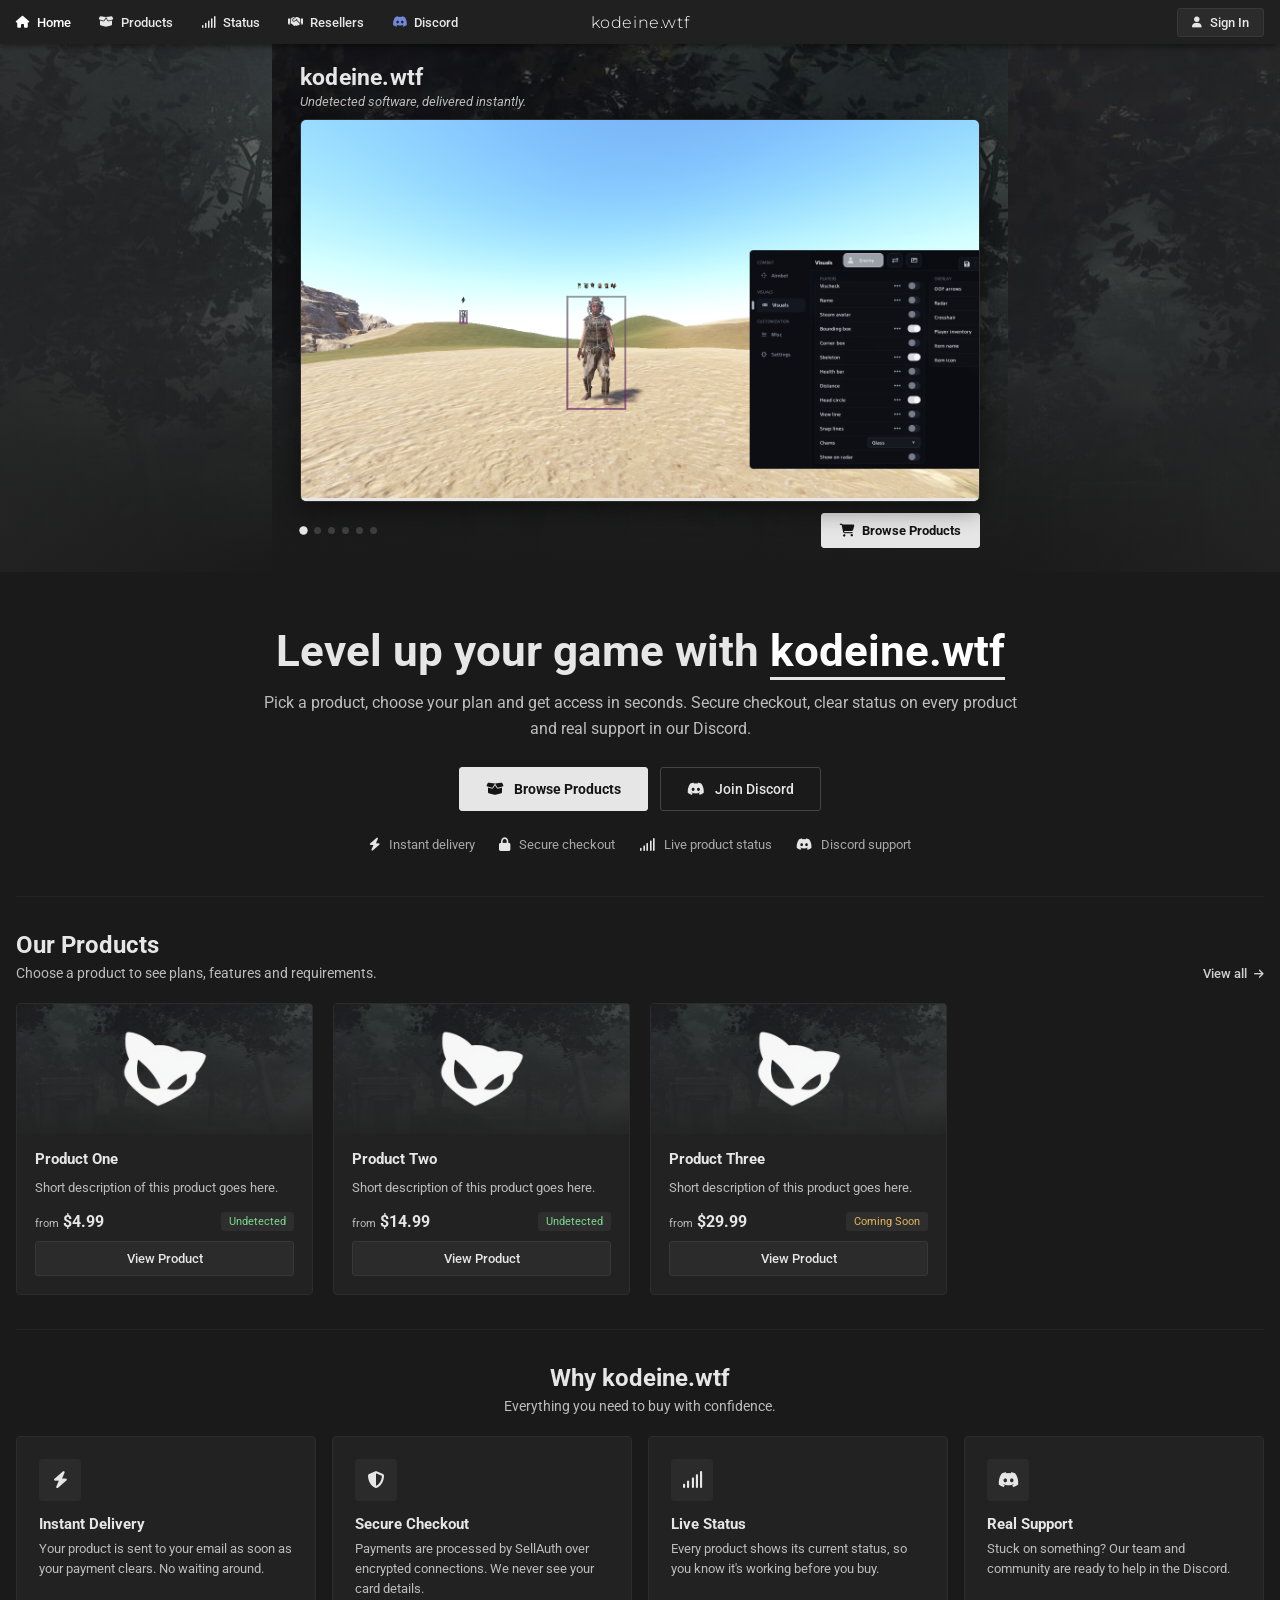
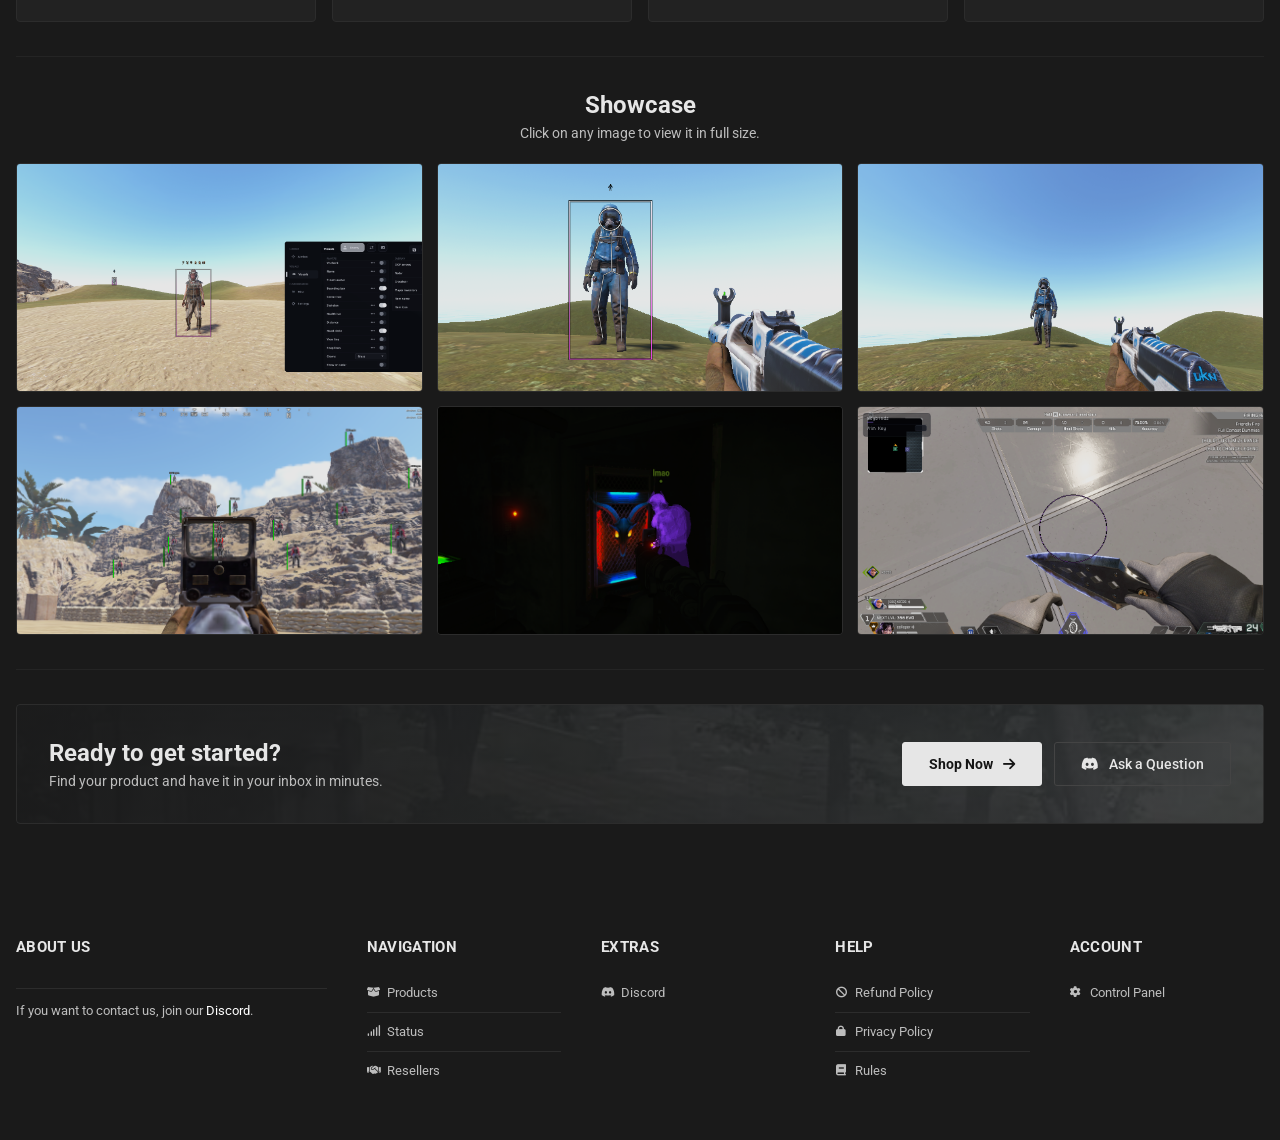
<file: index.html>
<!DOCTYPE html>
<html lang="en">
<head>
<meta charset="UTF-8">
<meta name="viewport" content="width=device-width, initial-scale=1">
<title>kodeine.wtf</title>
<link rel="icon" href="logo.png">
<link rel="preconnect" href="https://fonts.googleapis.com">
<link href="https://fonts.googleapis.com/css2?family=Montserrat:wght@300&family=Roboto:wght@400;500;700&display=swap" rel="stylesheet">
<link rel="stylesheet" href="https://cdnjs.cloudflare.com/ajax/libs/font-awesome/6.5.2/css/all.min.css">
<link rel="stylesheet" href="style.css?v=1791300000">
</head>
<body>

<nav class="nav">
  <div class="nav-inner">
    <ul class="nav-links">
      <li><a href="index.html" class="active"><i class="fa-solid fa-house"></i><span>Home</span></a></li>
      <li><a href="products.html"><i class="fa-solid fa-box-open"></i><span>Products</span></a></li>
      <li><a href="status.html"><i class="fa-solid fa-signal"></i><span>Status</span></a></li>
      <li><a href="resellers.html"><i class="fa-solid fa-handshake"></i><span>Resellers</span></a></li>
      <li><a class="discord" href="https://discord.gg/scrYgMHvKe" target="_blank" rel="noopener"><i class="fa-brands fa-discord"></i><span>Discord</span></a></li>
    </ul>
    <a class="nav-brand" href="index.html">kodeine.wtf</a>
    <div class="nav-right">
      <button class="signin" type="button" data-auth="login">
        <i class="fa-solid fa-user"></i><span>Sign In</span>
      </button>
    </div>
  </div>
</nav>

<header class="hero">
  <div class="hero-panels">
    <div class="hero-panel"></div>
    <div class="hero-panel"></div>
    <div class="hero-panel"></div>
  </div>
  <div class="hs" id="hero-slider" hidden>
    <div class="hs-head">
      <h2 class="hs-title"></h2>
      <p class="hs-tagline"></p>
    </div>
    <div class="hs-stage">
      <div class="hs-progress"><span></span></div>
    </div>
    <div class="hs-bar">
      <div class="hs-dots" role="tablist" aria-label="Product screenshots"></div>
      <a class="btn btn-buy hs-buy" href="#"><i class="fa-solid fa-cart-shopping"></i> Purchase</a>
    </div>
  </div>
  <img class="hero-logo" src="logo.png" alt="kodeine.wtf" id="hero-logo">
</header>

<main class="home">

  <section class="intro">
    <h1>Level up your game with <span>kodeine.wtf</span></h1>
    <p>Pick a product, choose your plan and get access in seconds. Secure checkout, clear status on every product and real support in our Discord.</p>
    <div class="cta-row">
      <a class="btn btn-buy cta" href="products.html"><i class="fa-solid fa-box-open"></i> Browse Products</a>
      <a class="btn cta cta-ghost" href="https://discord.gg/scrYgMHvKe" target="_blank" rel="noopener"><i class="fa-brands fa-discord"></i> Join Discord</a>
    </div>
    <ul class="trust">
      <li><i class="fa-solid fa-bolt"></i> Instant delivery</li>
      <li><i class="fa-solid fa-lock"></i> Secure checkout</li>
      <li><i class="fa-solid fa-signal"></i> Live product status</li>
      <li><i class="fa-brands fa-discord"></i> Discord support</li>
    </ul>
  </section>

  <section class="section">
    <div class="section-head">
      <div>
        <h2>Our Products</h2>
        <p>Choose a product to see plans, features and requirements.</p>
      </div>
      <a class="see-all" href="products.html">View all <i class="fa-solid fa-arrow-right"></i></a>
    </div>
    <div class="products" id="featured"></div>
  </section>

  <section class="section">
    <div class="section-head center">
      <div>
        <h2>Why kodeine.wtf</h2>
        <p>Everything you need to buy with confidence.</p>
      </div>
    </div>
    <div class="perks">
      <div class="perk">
        <div class="perk-icon"><i class="fa-solid fa-bolt"></i></div>
        <h3>Instant Delivery</h3>
        <p>Your product is sent to your email as soon as your payment clears. No waiting around.</p>
      </div>
      <div class="perk">
        <div class="perk-icon"><i class="fa-solid fa-shield-halved"></i></div>
        <h3>Secure Checkout</h3>
        <p>Payments are processed by SellAuth over encrypted connections. We never see your card details.</p>
      </div>
      <div class="perk">
        <div class="perk-icon"><i class="fa-solid fa-signal"></i></div>
        <h3>Live Status</h3>
        <p>Every product shows its current status, so you know it's working before you buy.</p>
      </div>
      <div class="perk">
        <div class="perk-icon"><i class="fa-brands fa-discord"></i></div>
        <h3>Real Support</h3>
        <p>Stuck on something? Our team and community are ready to help in the Discord.</p>
      </div>
    </div>
  </section>

  <section class="section">
    <div class="section-head center">
      <div>
        <h2>Showcase</h2>
        <p>Click on any image to view it in full size.</p>
      </div>
    </div>
    <div class="showcase" id="showcase"></div>
  </section>

  <section class="section">
    <div class="final-cta">
      <div>
        <h2>Ready to get started?</h2>
        <p>Find your product and have it in your inbox in minutes.</p>
      </div>
      <div class="cta-row">
        <a class="btn btn-buy cta" href="products.html">Shop Now <i class="fa-solid fa-arrow-right"></i></a>
        <a class="btn cta cta-ghost" href="https://discord.gg/scrYgMHvKe" target="_blank" rel="noopener"><i class="fa-brands fa-discord"></i> Ask a Question</a>
      </div>
    </div>
  </section>

</main>

<footer class="footer">
  <div class="footer-inner">
    <div class="about">
      <h4>About Us</h4>
      <div class="about-proof">
        <!-- Trustpilot slot: add <script src="//widget.trustpilot.com/bootstrap/v5/tp.widget.bootstrap.min.js" async></script> before </body>, then uncomment and set data-businessunit-id:
        <div class="trustpilot-widget" data-locale="en-US" data-template-id="56278e9abfbbba0bdcd568bc" data-businessunit-id="YOUR_TRUSTPILOT_ID" data-style-height="52px" data-style-width="100%"><a href="https://www.trustpilot.com/review/kodeine.wtf" target="_blank" rel="noopener">Trustpilot</a></div>
        -->
      </div>
      <p>If you want to contact us, join our <a href="https://discord.gg/scrYgMHvKe" target="_blank" rel="noopener">Discord</a>.</p>
    </div>
    <div>
      <h4>Navigation</h4>
      <ul>
        <li><a href="products.html"><i class="fa-solid fa-box-open"></i>Products</a></li>
        <li><a href="status.html"><i class="fa-solid fa-signal"></i>Status</a></li>
        <li><a href="resellers.html"><i class="fa-solid fa-handshake"></i>Resellers</a></li>
      </ul>
    </div>
    <div>
      <h4>Extras</h4>
      <ul>
        <li><a href="https://discord.gg/scrYgMHvKe" target="_blank" rel="noopener"><i class="fa-brands fa-discord"></i>Discord</a></li>
      </ul>
    </div>
    <div>
      <h4>Help</h4>
      <ul>
        <li><a href="#" data-policy="refund"><i class="fa-solid fa-ban"></i>Refund Policy</a></li>
        <li><a href="#" data-policy="privacy"><i class="fa-solid fa-lock"></i>Privacy Policy</a></li>
        <li><a href="#" data-policy="rules"><i class="fa-solid fa-book"></i>Rules</a></li>
      </ul>
    </div>
    <div>
      <h4>Account</h4>
      <ul>
        <li><a href="#" data-auth="login"><i class="fa-solid fa-gear"></i>Control Panel</a></li>
      </ul>
    </div>
  </div>
</footer>

<script src="products.js?v=1791300000"></script>
<script src="hero.js?v=1791300000"></script>
<script>
  // Show available products first.
  getProducts().then(list => {
    const featured = [...list].sort((a, b) => (a.status.type === "ok" ? 0 : 1) - (b.status.type === "ok" ? 0 : 1));
    document.getElementById("featured").innerHTML = featured.slice(0, 3).map(productCard).join("");
  });
</script>
<script src="showcase.js?v=1791300000"></script>
<script src="policies.js?v=1791300000"></script>
<script src="auth.js?v=1791300000"></script>
</body>
</html>
</file>
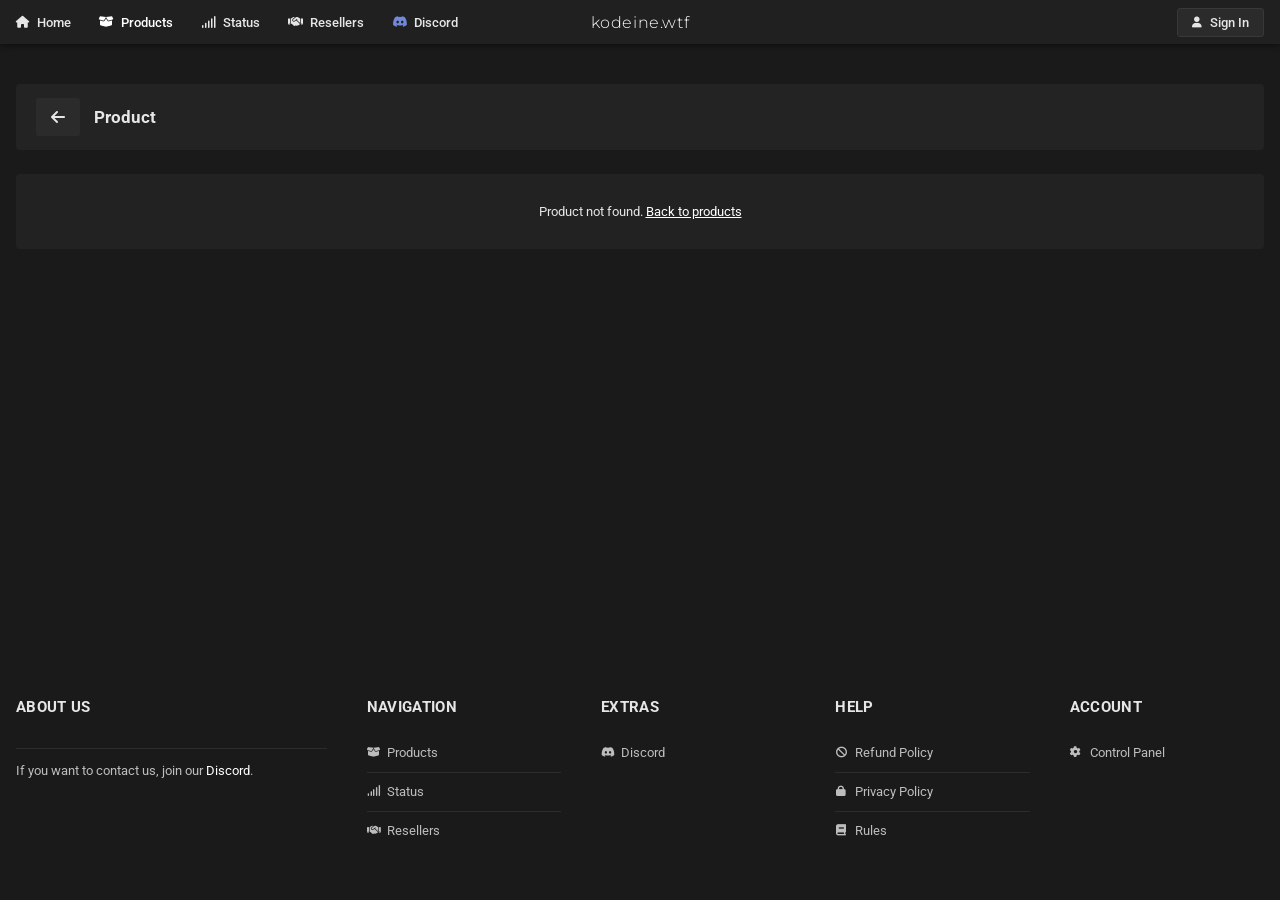
<file: product.html>
<!DOCTYPE html>
<html lang="en">
<head>
<meta charset="UTF-8">
<meta name="viewport" content="width=device-width, initial-scale=1">
<title>Products - kodeine.wtf</title>
<link rel="icon" href="logo.png">
<link rel="preconnect" href="https://fonts.googleapis.com">
<link href="https://fonts.googleapis.com/css2?family=Montserrat:wght@300&family=Roboto:wght@400;500;700&display=swap" rel="stylesheet">
<link rel="stylesheet" href="https://cdnjs.cloudflare.com/ajax/libs/font-awesome/6.5.2/css/all.min.css">
<link rel="stylesheet" href="style.css?v=1791300000">
</head>
<body>

<nav class="nav">
  <div class="nav-inner">
    <ul class="nav-links">
      <li><a href="index.html"><i class="fa-solid fa-house"></i><span>Home</span></a></li>
      <li><a href="products.html" class="active"><i class="fa-solid fa-box-open"></i><span>Products</span></a></li>
      <li><a href="status.html"><i class="fa-solid fa-signal"></i><span>Status</span></a></li>
      <li><a href="resellers.html"><i class="fa-solid fa-handshake"></i><span>Resellers</span></a></li>
      <li><a class="discord" href="https://discord.gg/scrYgMHvKe" target="_blank" rel="noopener"><i class="fa-brands fa-discord"></i><span>Discord</span></a></li>
    </ul>
    <a class="nav-brand" href="index.html">kodeine.wtf</a>
    <div class="nav-right">
      <button class="signin" type="button" data-auth="login">
        <i class="fa-solid fa-user"></i><span>Sign In</span>
      </button>
    </div>
  </div>
</nav>

<main class="page">
  <div class="page-head">
    <a class="icon" href="products.html" title="Back to products"><i class="fa-solid fa-arrow-left"></i></a>
    <h1 id="p-title">Product</h1>
  </div>
  <div id="product"></div>
</main>

<footer class="footer">
  <div class="footer-inner">
    <div class="about">
      <h4>About Us</h4>
      <div class="about-proof">
        <!-- Trustpilot slot: add <script src="//widget.trustpilot.com/bootstrap/v5/tp.widget.bootstrap.min.js" async></script> before </body>, then uncomment and set data-businessunit-id:
        <div class="trustpilot-widget" data-locale="en-US" data-template-id="56278e9abfbbba0bdcd568bc" data-businessunit-id="YOUR_TRUSTPILOT_ID" data-style-height="52px" data-style-width="100%"><a href="https://www.trustpilot.com/review/kodeine.wtf" target="_blank" rel="noopener">Trustpilot</a></div>
        -->
      </div>
      <p>If you want to contact us, join our <a href="https://discord.gg/scrYgMHvKe" target="_blank" rel="noopener">Discord</a>.</p>
    </div>
    <div>
      <h4>Navigation</h4>
      <ul>
        <li><a href="products.html"><i class="fa-solid fa-box-open"></i>Products</a></li>
        <li><a href="status.html"><i class="fa-solid fa-signal"></i>Status</a></li>
        <li><a href="resellers.html"><i class="fa-solid fa-handshake"></i>Resellers</a></li>
      </ul>
    </div>
    <div>
      <h4>Extras</h4>
      <ul>
        <li><a href="https://discord.gg/scrYgMHvKe" target="_blank" rel="noopener"><i class="fa-brands fa-discord"></i>Discord</a></li>
      </ul>
    </div>
    <div>
      <h4>Help</h4>
      <ul>
        <li><a href="#" data-policy="refund"><i class="fa-solid fa-ban"></i>Refund Policy</a></li>
        <li><a href="#" data-policy="privacy"><i class="fa-solid fa-lock"></i>Privacy Policy</a></li>
        <li><a href="#" data-policy="rules"><i class="fa-solid fa-book"></i>Rules</a></li>
      </ul>
    </div>
    <div>
      <h4>Account</h4>
      <ul>
        <li><a href="#" data-auth="login"><i class="fa-solid fa-gear"></i>Control Panel</a></li>
      </ul>
    </div>
  </div>
</footer>

<script src="https://static.sellauth.com/embed/v3.min.js" defer></script>
<script src="products.js?v=1791300000"></script>
<script>
  const root = document.getElementById("product");
  const id = new URLSearchParams(location.search).get("id");

  getProducts().then(catalog => {
  const p = catalog.find(x => x.id === id);

  if (!p) {
    root.innerHTML = `<div class="empty">Product not found. <a href="products.html">Back to products</a></div>`;
  } else {
    document.title = p.name + " - kodeine.wtf";
    document.getElementById("p-title").textContent = p.name;
    // Drop the cover/logo (first image) and show only the screenshots.
    const shots = (p.images || []).slice(1);
    const gallery = shots.length ? shots : ["logo.png"];
    const list = arr => `<ul class="checklist">${arr.map(i => `<li><i class="fa-solid fa-check"></i>${esc(i)}</li>`).join("")}</ul>`;

    root.innerHTML = `
    <div class="pd">
      <div class="pd-gallery">
        <div class="pg-main" id="pg-main"><img src="${esc(gallery[0])}" alt="${esc(p.name)} screenshot"></div>
        <div class="pg-thumbs" id="pg-thumbs">
          ${gallery.map((src, i) => `
          <button class="pg-thumb${i === 0 ? " active" : ""}" type="button" data-i="${i}" aria-label="Show image ${i + 1}">
            <img src="${esc(src)}" alt="" loading="lazy">
          </button>`).join("")}
        </div>
      </div>
      <div class="pd-info">
        <div class="pd-top">
          <h2>${esc(p.name)}</h2>
          <span class="status ${p.status.type}">${esc(p.status.label)}</span>
        </div>
        <p class="pd-short">${esc(p.short)}</p>
        <div class="pd-price" id="pd-price"></div>
        <h4 class="pd-label">Select Variant</h4>
        <div class="variants">
          ${p.variants.map((v, i) => `
          <button class="variant" data-i="${i}">
            <span>${esc(v.name)}</span><strong>${money(v.price)}</strong>
          </button>`).join("")}
        </div>
        <div class="buy-form">
          <button class="btn btn-buy" id="buy" type="button"></button>
          <p class="buy-error" id="buy-error" role="alert"></p>
        </div>
        <p class="pd-note"><i class="fa-solid fa-lock"></i> Secure checkout by SellAuth. Your product is delivered instantly to your email after payment. Questions? Ask in our <a href="${DISCORD}" target="_blank" rel="noopener">Discord</a>.</p>
      </div>
    </div>

    <div class="tabs">
      <div class="tab-bar">
        <button class="tab active" data-tab="description">Description</button>
        <button class="tab" data-tab="features">Features</button>
        <button class="tab" data-tab="requirements">Requirements</button>
      </div>
      <div class="tab-panel active" id="tab-description"><p>${esc(p.description)}</p></div>
      <div class="tab-panel" id="tab-features">${list(p.features)}</div>
      <div class="tab-panel" id="tab-requirements">${list(p.requirements)}</div>
    </div>`;

    const available = p.status.type === "ok";
    const buyBtn = document.getElementById("buy");
    const errorEl = document.getElementById("buy-error");
    const buttons = root.querySelectorAll(".variant");
    let selected = 0;

    const select = i => {
      selected = i;
      const v = p.variants[i];
      buttons.forEach(b => b.classList.toggle("selected", +b.dataset.i === i));
      document.getElementById("pd-price").textContent = money(v.price);
      if (available) {
        buyBtn.style.display = "";
        buyBtn.textContent = `Purchase ${v.name} — ${money(v.price)}`;
        errorEl.className = "buy-error";
        errorEl.textContent = "";
      } else {
        // Not operational → no checkout, just a clear out-of-stock message.
        buyBtn.style.display = "none";
        errorEl.className = "buy-error oos";
        errorEl.textContent = "This Product Is Currently Out Of Stock";
      }
    };
    buttons.forEach(b => b.addEventListener("click", () => select(+b.dataset.i)));
    select(0);
    buyBtn.disabled = !available;

    // Checkout runs on SellAuth (email, payment and delivery all happen there), so no server is needed.
    buyBtn.addEventListener("click", () => {
      if (!available) return;
      const shopUrl = String(SELLAUTH.shopUrl || "").replace(/\/+$/, "");
      if (!SELLAUTH.shopId || !shopUrl || !p.sellauthProductId) {
        errorEl.textContent = "Checkout isn't set up for this product yet. Please ask in our Discord.";
        return;
      }
      errorEl.textContent = "";

      const item = { productId: p.sellauthProductId, quantity: 1 };
      const variantId = p.variants[selected].sellauthVariantId;
      if (variantId) item.variantId = variantId;

      if (window.sellAuth) {
        sellAuth.open({ shopId: SELLAUTH.shopId, shopUrl, cart: [item], theme: "dark" });
      } else {
        // Embed script blocked (e.g. by an ad blocker): fall back to a plain checkout link.
        const q = new URLSearchParams({ "cart[0][productId]": item.productId, "cart[0][quantity]": 1 });
        if (item.variantId) q.set("cart[0][variantId]", item.variantId);
        window.open(`${shopUrl}/checkout-link?${q}`, "_blank", "noopener");
      }
    });

    // Gallery: clicking a thumbnail swaps the large image, with a short crossfade.
    const mainEl = document.getElementById("pg-main");
    const mainImg = mainEl.querySelector("img");
    const thumbs = [...document.querySelectorAll(".pg-thumb")];
    let shown = 0;
    thumbs.forEach(t => t.addEventListener("click", () => {
      const i = +t.dataset.i;
      if (i === shown) return;
      shown = i;
      const src = gallery[i];
      thumbs.forEach(o => o.classList.toggle("active", o === t));
      mainEl.classList.add("pg-swapping");
      const swap = new Image();
      swap.onload = swap.onerror = () => {
        mainImg.src = src;
        mainEl.classList.remove("pg-swapping");
      };
      swap.src = src;
    }));

    root.querySelectorAll(".tab").forEach(t => t.addEventListener("click", () => {
      root.querySelectorAll(".tab, .tab-panel").forEach(el => el.classList.remove("active"));
      t.classList.add("active");
      document.getElementById("tab-" + t.dataset.tab).classList.add("active");
    }));
  }
  });
</script>
<script src="policies.js?v=1791300000"></script>
<script src="auth.js?v=1791300000"></script>
</body>
</html>
</file>
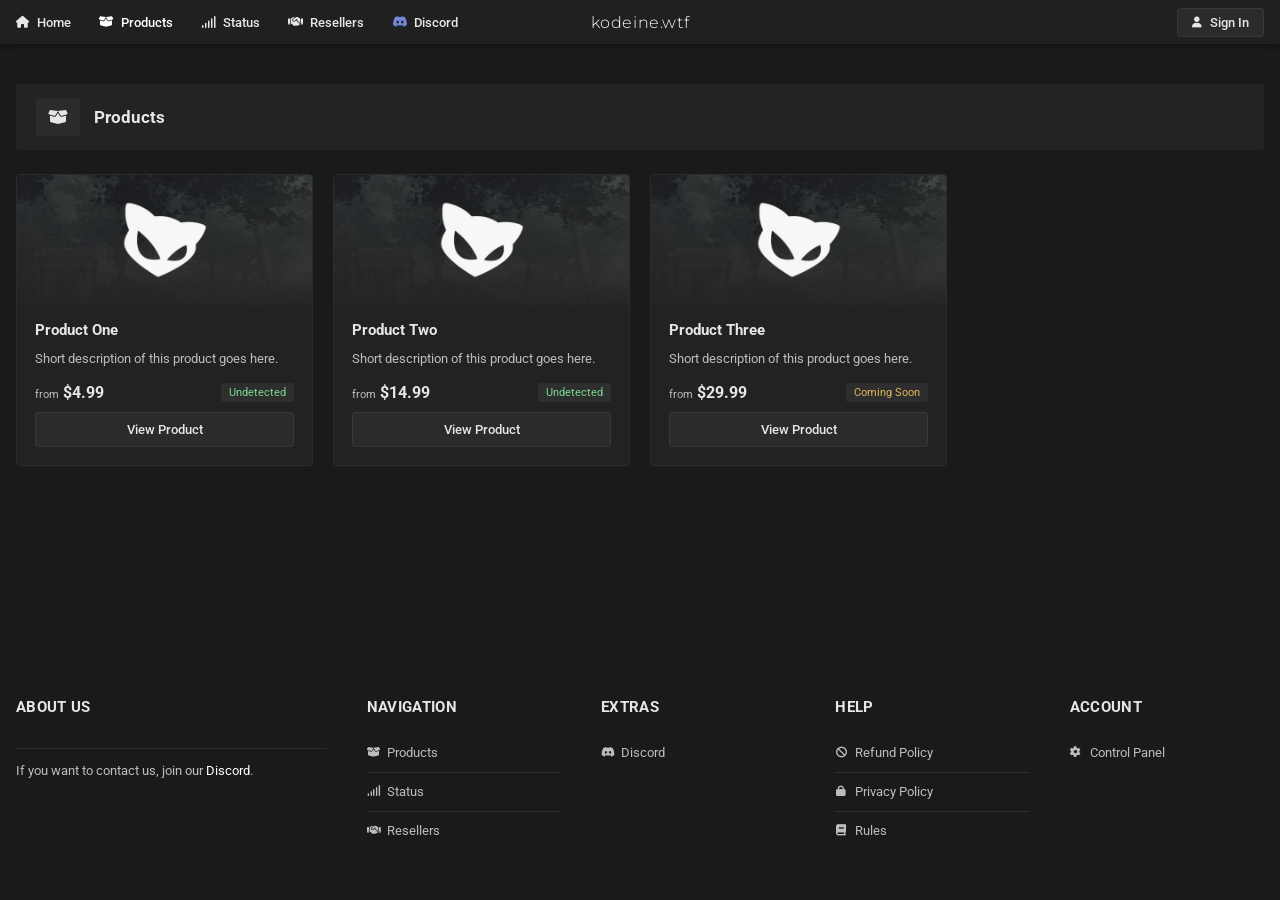
<file: products.html>
<!DOCTYPE html>
<html lang="en">
<head>
<meta charset="UTF-8">
<meta name="viewport" content="width=device-width, initial-scale=1">
<title>Products - kodeine.wtf</title>
<link rel="icon" href="logo.png">
<link rel="preconnect" href="https://fonts.googleapis.com">
<link href="https://fonts.googleapis.com/css2?family=Montserrat:wght@300&family=Roboto:wght@400;500;700&display=swap" rel="stylesheet">
<link rel="stylesheet" href="https://cdnjs.cloudflare.com/ajax/libs/font-awesome/6.5.2/css/all.min.css">
<link rel="stylesheet" href="style.css?v=1791300000">
</head>
<body>

<nav class="nav">
  <div class="nav-inner">
    <ul class="nav-links">
      <li><a href="index.html"><i class="fa-solid fa-house"></i><span>Home</span></a></li>
      <li><a href="products.html" class="active"><i class="fa-solid fa-box-open"></i><span>Products</span></a></li>
      <li><a href="status.html"><i class="fa-solid fa-signal"></i><span>Status</span></a></li>
      <li><a href="resellers.html"><i class="fa-solid fa-handshake"></i><span>Resellers</span></a></li>
      <li><a class="discord" href="https://discord.gg/scrYgMHvKe" target="_blank" rel="noopener"><i class="fa-brands fa-discord"></i><span>Discord</span></a></li>
    </ul>
    <a class="nav-brand" href="index.html">kodeine.wtf</a>
    <div class="nav-right">
      <button class="signin" type="button" data-auth="login">
        <i class="fa-solid fa-user"></i><span>Sign In</span>
      </button>
    </div>
  </div>
</nav>

<main class="page">
  <div class="page-head">
    <div class="icon"><i class="fa-solid fa-box-open"></i></div>
    <h1>Products</h1>
  </div>
  <div class="products" id="products"></div>
</main>

<footer class="footer">
  <div class="footer-inner">
    <div class="about">
      <h4>About Us</h4>
      <div class="about-proof">
        <!-- Trustpilot slot: add <script src="//widget.trustpilot.com/bootstrap/v5/tp.widget.bootstrap.min.js" async></script> before </body>, then uncomment and set data-businessunit-id:
        <div class="trustpilot-widget" data-locale="en-US" data-template-id="56278e9abfbbba0bdcd568bc" data-businessunit-id="YOUR_TRUSTPILOT_ID" data-style-height="52px" data-style-width="100%"><a href="https://www.trustpilot.com/review/kodeine.wtf" target="_blank" rel="noopener">Trustpilot</a></div>
        -->
      </div>
      <p>If you want to contact us, join our <a href="https://discord.gg/scrYgMHvKe" target="_blank" rel="noopener">Discord</a>.</p>
    </div>
    <div>
      <h4>Navigation</h4>
      <ul>
        <li><a href="products.html"><i class="fa-solid fa-box-open"></i>Products</a></li>
        <li><a href="status.html"><i class="fa-solid fa-signal"></i>Status</a></li>
        <li><a href="resellers.html"><i class="fa-solid fa-handshake"></i>Resellers</a></li>
      </ul>
    </div>
    <div>
      <h4>Extras</h4>
      <ul>
        <li><a href="https://discord.gg/scrYgMHvKe" target="_blank" rel="noopener"><i class="fa-brands fa-discord"></i>Discord</a></li>
      </ul>
    </div>
    <div>
      <h4>Help</h4>
      <ul>
        <li><a href="#" data-policy="refund"><i class="fa-solid fa-ban"></i>Refund Policy</a></li>
        <li><a href="#" data-policy="privacy"><i class="fa-solid fa-lock"></i>Privacy Policy</a></li>
        <li><a href="#" data-policy="rules"><i class="fa-solid fa-book"></i>Rules</a></li>
      </ul>
    </div>
    <div>
      <h4>Account</h4>
      <ul>
        <li><a href="#" data-auth="login"><i class="fa-solid fa-gear"></i>Control Panel</a></li>
      </ul>
    </div>
  </div>
</footer>

<script src="products.js?v=1791300000"></script>
<script>
  getProducts().then(list => {
    document.getElementById("products").innerHTML = list.length
      ? list.map(productCard).join("")
      : `<p class="empty">No products available right now.</p>`;
  });
</script>
<script src="policies.js?v=1791300000"></script>
<script src="auth.js?v=1791300000"></script>
</body>
</html>
</file>
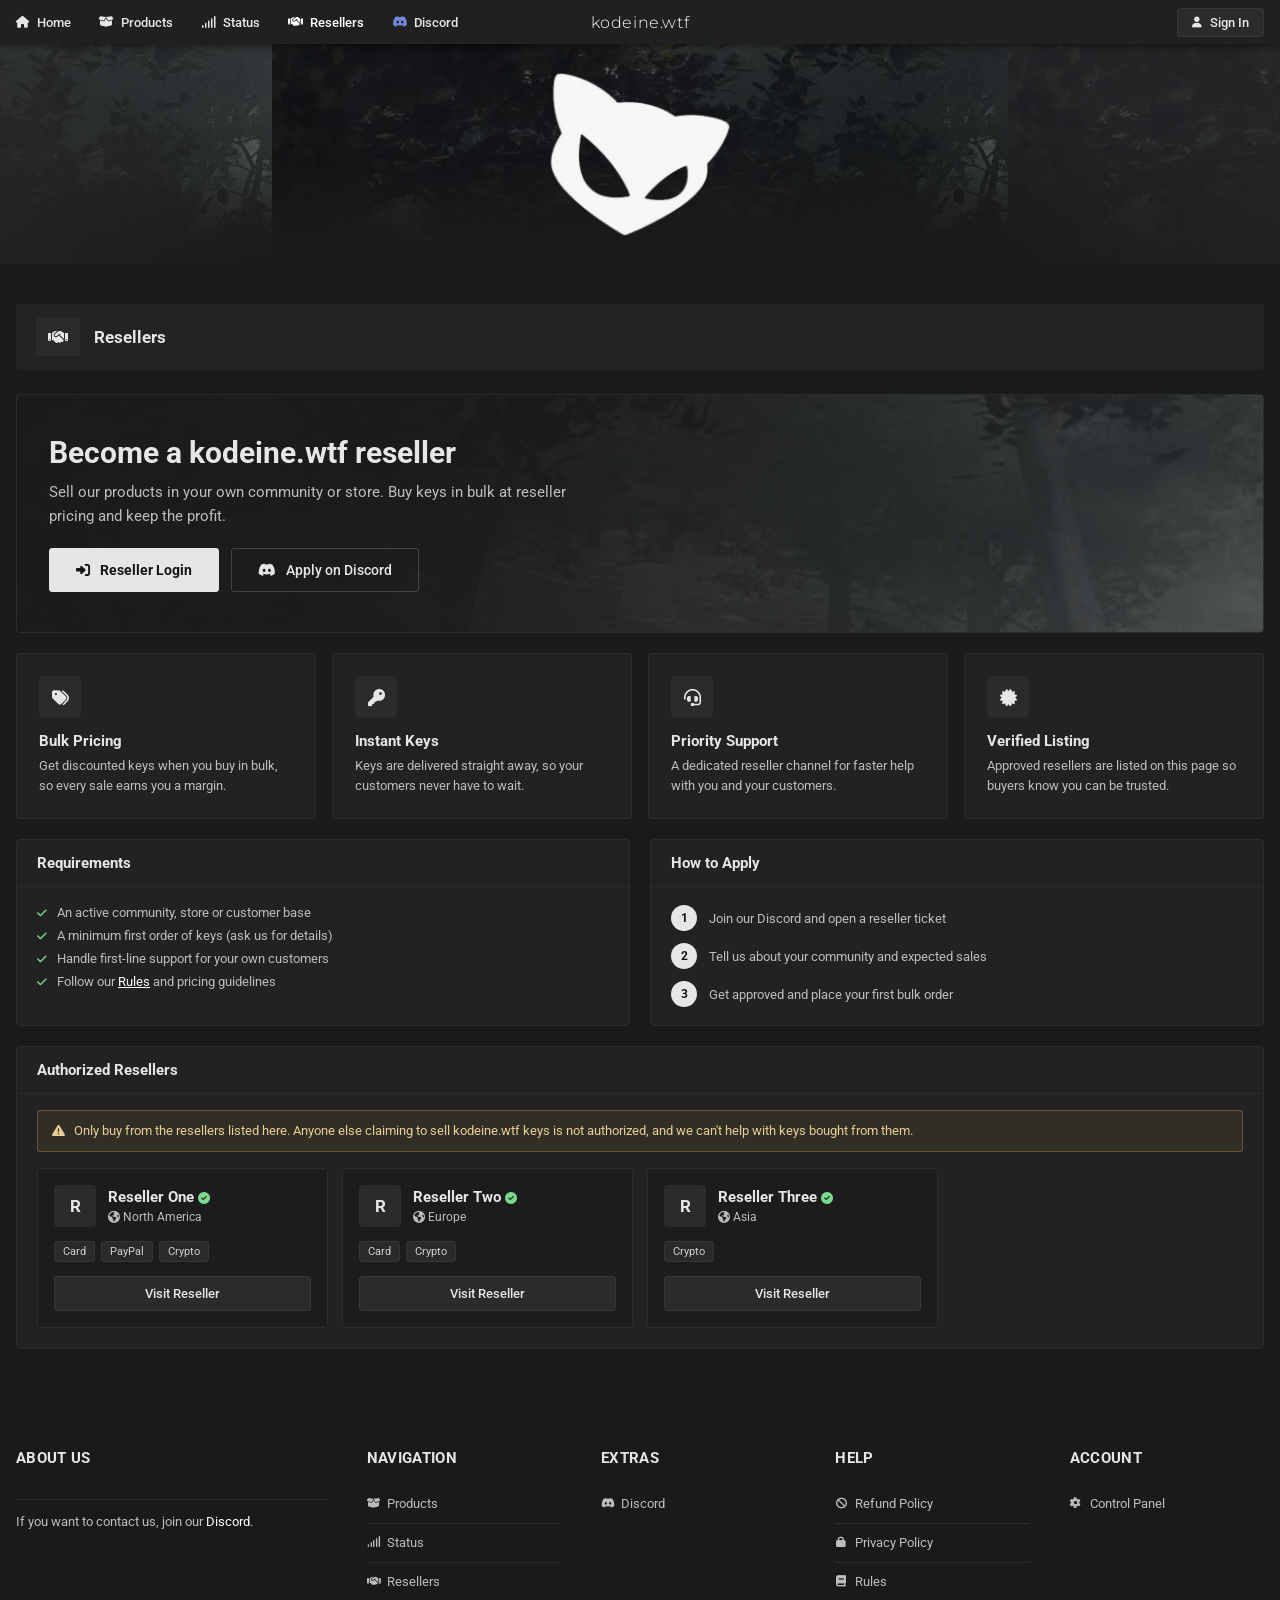
<file: resellers.html>
<!DOCTYPE html>
<html lang="en">
<head>
<meta charset="UTF-8">
<meta name="viewport" content="width=device-width, initial-scale=1">
<title>Resellers - kodeine.wtf</title>
<link rel="icon" href="logo.png">
<link rel="preconnect" href="https://fonts.googleapis.com">
<link href="https://fonts.googleapis.com/css2?family=Montserrat:wght@300&family=Roboto:wght@400;500;700&display=swap" rel="stylesheet">
<link rel="stylesheet" href="https://cdnjs.cloudflare.com/ajax/libs/font-awesome/6.5.2/css/all.min.css">
<link rel="stylesheet" href="style.css?v=1791300000">
</head>
<body>

<nav class="nav">
  <div class="nav-inner">
    <ul class="nav-links">
      <li><a href="index.html"><i class="fa-solid fa-house"></i><span>Home</span></a></li>
      <li><a href="products.html"><i class="fa-solid fa-box-open"></i><span>Products</span></a></li>
      <li><a href="status.html"><i class="fa-solid fa-signal"></i><span>Status</span></a></li>
      <li><a href="resellers.html" class="active"><i class="fa-solid fa-handshake"></i><span>Resellers</span></a></li>
      <li><a class="discord" href="https://discord.gg/scrYgMHvKe" target="_blank" rel="noopener"><i class="fa-brands fa-discord"></i><span>Discord</span></a></li>
    </ul>
    <a class="nav-brand" href="index.html">kodeine.wtf</a>
    <div class="nav-right">
      <button class="signin" type="button" data-auth="login">
        <i class="fa-solid fa-user"></i><span>Sign In</span>
      </button>
    </div>
  </div>
</nav>

<header class="hero">
  <div class="hero-panels">
    <div class="hero-panel"></div>
    <div class="hero-panel"></div>
    <div class="hero-panel"></div>
  </div>
  <img class="hero-logo" src="logo.png" alt="kodeine.wtf">
</header>

<main class="page">
  <div class="page-head">
    <div class="icon"><i class="fa-solid fa-handshake"></i></div>
    <h1>Resellers</h1>
  </div>

  <section class="rs-hero">
    <div class="rs-hero-text">
      <h2>Become a kodeine.wtf reseller</h2>
      <p>Sell our products in your own community or store. Buy keys in bulk at reseller pricing and keep the profit.</p>
      <div class="cta-row">
        <button class="btn btn-buy cta" type="button" data-auth="login"><i class="fa-solid fa-right-to-bracket"></i> Reseller Login</button>
        <a class="btn cta cta-ghost" href="https://discord.gg/scrYgMHvKe" target="_blank" rel="noopener"><i class="fa-brands fa-discord"></i> Apply on Discord</a>
      </div>
    </div>
  </section>

  <div class="perks rs-perks">
    <div class="perk">
      <div class="perk-icon"><i class="fa-solid fa-tags"></i></div>
      <h3>Bulk Pricing</h3>
      <p>Get discounted keys when you buy in bulk, so every sale earns you a margin.</p>
    </div>
    <div class="perk">
      <div class="perk-icon"><i class="fa-solid fa-key"></i></div>
      <h3>Instant Keys</h3>
      <p>Keys are delivered straight away, so your customers never have to wait.</p>
    </div>
    <div class="perk">
      <div class="perk-icon"><i class="fa-solid fa-headset"></i></div>
      <h3>Priority Support</h3>
      <p>A dedicated reseller channel for faster help with you and your customers.</p>
    </div>
    <div class="perk">
      <div class="perk-icon"><i class="fa-solid fa-certificate"></i></div>
      <h3>Verified Listing</h3>
      <p>Approved resellers are listed on this page so buyers know you can be trusted.</p>
    </div>
  </div>

  <div class="rs-grid">
    <div class="status-card">
      <div class="status-card-head"><h2>Requirements</h2></div>
      <ul class="checklist rs-list">
        <li><i class="fa-solid fa-check"></i>An active community, store or customer base</li>
        <li><i class="fa-solid fa-check"></i>A minimum first order of keys (ask us for details)</li>
        <li><i class="fa-solid fa-check"></i>Handle first-line support for your own customers</li>
        <li><i class="fa-solid fa-check"></i>Follow our <a href="#" data-policy="rules">Rules</a> and pricing guidelines</li>
      </ul>
    </div>
    <div class="status-card">
      <div class="status-card-head"><h2>How to Apply</h2></div>
      <ol class="rs-steps">
        <li><span>1</span>Join our Discord and open a reseller ticket</li>
        <li><span>2</span>Tell us about your community and expected sales</li>
        <li><span>3</span>Get approved and place your first bulk order</li>
      </ol>
    </div>
  </div>

  <div class="status-card">
    <div class="status-card-head">
      <h2>Authorized Resellers</h2>
    </div>
    <div class="rs-warning"><i class="fa-solid fa-triangle-exclamation"></i> Only buy from the resellers listed here. Anyone else claiming to sell kodeine.wtf keys is not authorized, and we can't help with keys bought from them.</div>
    <div class="rs-cards" id="resellers"></div>
  </div>
</main>

<footer class="footer">
  <div class="footer-inner">
    <div class="about">
      <h4>About Us</h4>
      <div class="about-proof">
        <!-- Trustpilot slot: add <script src="//widget.trustpilot.com/bootstrap/v5/tp.widget.bootstrap.min.js" async></script> before </body>, then uncomment and set data-businessunit-id:
        <div class="trustpilot-widget" data-locale="en-US" data-template-id="56278e9abfbbba0bdcd568bc" data-businessunit-id="YOUR_TRUSTPILOT_ID" data-style-height="52px" data-style-width="100%"><a href="https://www.trustpilot.com/review/kodeine.wtf" target="_blank" rel="noopener">Trustpilot</a></div>
        -->
      </div>
      <p>If you want to contact us, join our <a href="https://discord.gg/scrYgMHvKe" target="_blank" rel="noopener">Discord</a>.</p>
    </div>
    <div>
      <h4>Navigation</h4>
      <ul>
        <li><a href="products.html"><i class="fa-solid fa-box-open"></i>Products</a></li>
        <li><a href="status.html"><i class="fa-solid fa-signal"></i>Status</a></li>
        <li><a href="resellers.html"><i class="fa-solid fa-handshake"></i>Resellers</a></li>
      </ul>
    </div>
    <div>
      <h4>Extras</h4>
      <ul>
        <li><a href="https://discord.gg/scrYgMHvKe" target="_blank" rel="noopener"><i class="fa-brands fa-discord"></i>Discord</a></li>
      </ul>
    </div>
    <div>
      <h4>Help</h4>
      <ul>
        <li><a href="#" data-policy="refund"><i class="fa-solid fa-ban"></i>Refund Policy</a></li>
        <li><a href="#" data-policy="privacy"><i class="fa-solid fa-lock"></i>Privacy Policy</a></li>
        <li><a href="#" data-policy="rules"><i class="fa-solid fa-book"></i>Rules</a></li>
      </ul>
    </div>
    <div>
      <h4>Account</h4>
      <ul>
        <li><a href="#" data-auth="login"><i class="fa-solid fa-gear"></i>Control Panel</a></li>
      </ul>
    </div>
  </div>
</footer>

<script src="products.js?v=1791300000"></script>
<script src="resellers.js?v=1791300000"></script>
<script>
  const list = document.getElementById("resellers");
  list.innerHTML = RESELLERS.length ? RESELLERS.map(r => `
    <div class="rs-card">
      <div class="rs-card-top">
        <div class="rs-avatar">${esc(r.name.charAt(0))}</div>
        <div>
          <h3>${esc(r.name)} <i class="fa-solid fa-circle-check rs-verified" title="Verified"></i></h3>
          <span class="muted"><i class="fa-solid fa-earth-americas"></i> ${esc(r.region)}</span>
        </div>
      </div>
      <div class="rs-pay">${r.payments.map(p => `<span>${esc(p)}</span>`).join("")}</div>
      <a class="btn" href="${esc(r.link)}" target="_blank" rel="noopener">Visit Reseller</a>
    </div>`).join("")
    : `<p class="muted">No resellers yet. Want to be the first? Apply on our Discord.</p>`;
</script>
<script src="policies.js?v=1791300000"></script>
<script src="auth.js?v=1791300000"></script>
</body>
</html>
</file>
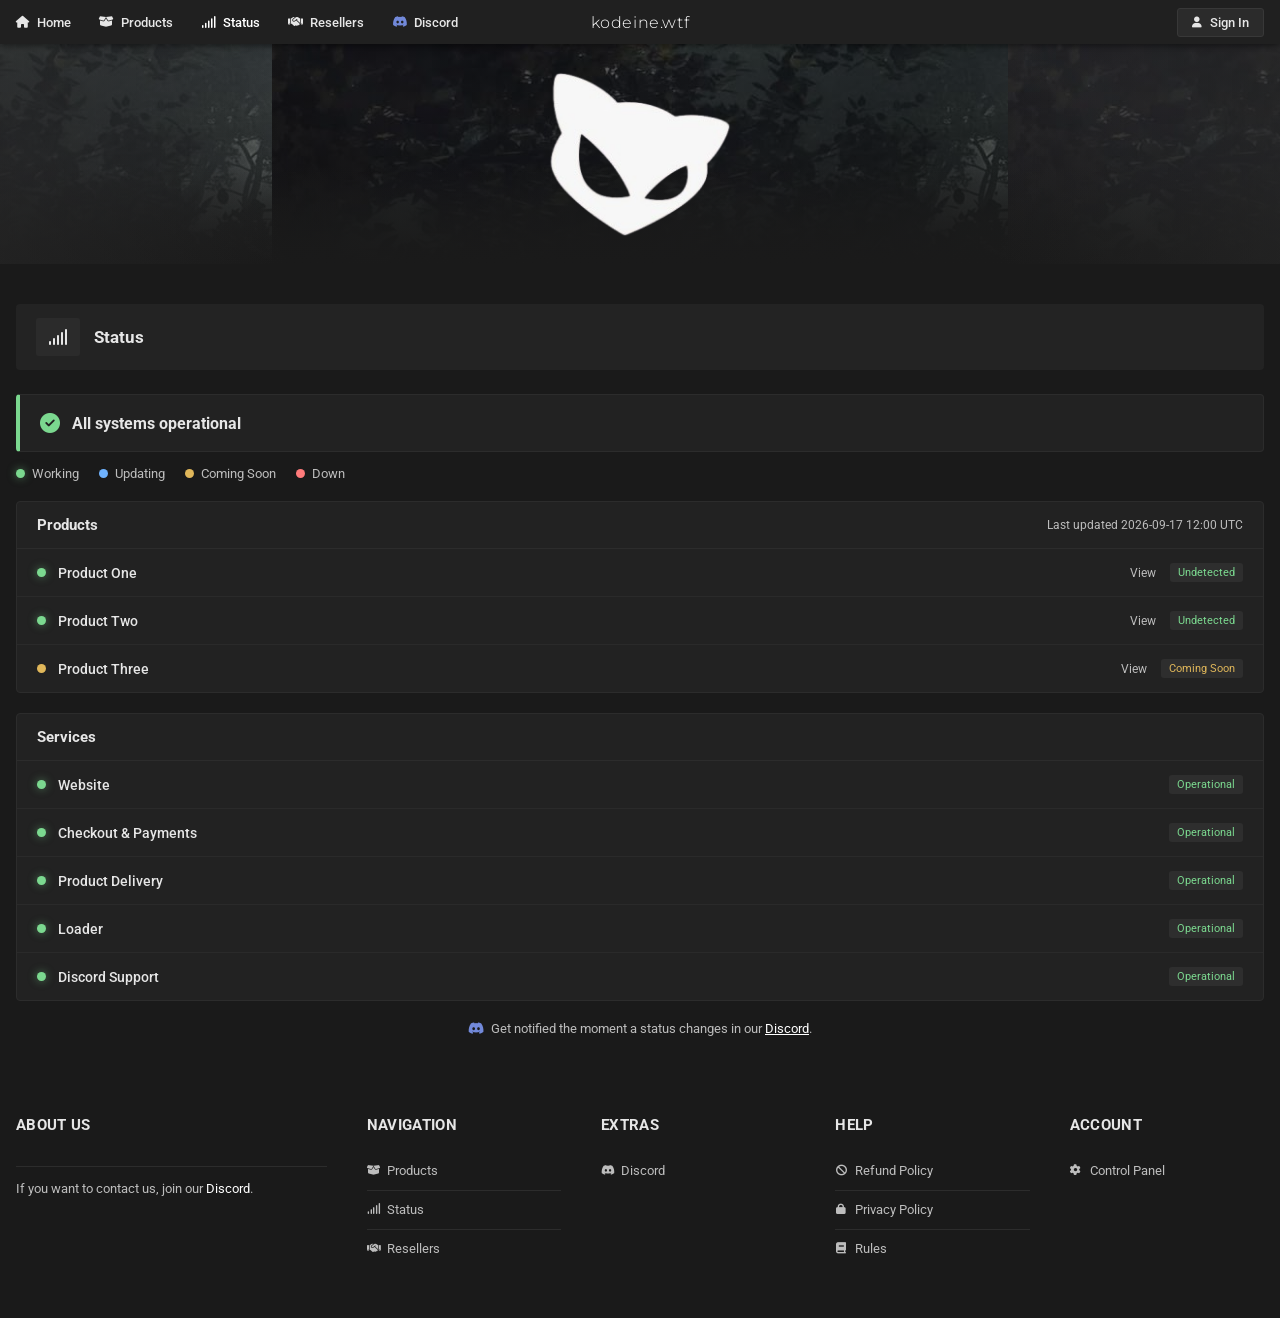
<file: status.html>
<!DOCTYPE html>
<html lang="en">
<head>
<meta charset="UTF-8">
<meta name="viewport" content="width=device-width, initial-scale=1">
<title>Status - kodeine.wtf</title>
<link rel="icon" href="logo.png">
<link rel="preconnect" href="https://fonts.googleapis.com">
<link href="https://fonts.googleapis.com/css2?family=Montserrat:wght@300&family=Roboto:wght@400;500;700&display=swap" rel="stylesheet">
<link rel="stylesheet" href="https://cdnjs.cloudflare.com/ajax/libs/font-awesome/6.5.2/css/all.min.css">
<link rel="stylesheet" href="style.css?v=1791300000">
</head>
<body>

<nav class="nav">
  <div class="nav-inner">
    <ul class="nav-links">
      <li><a href="index.html"><i class="fa-solid fa-house"></i><span>Home</span></a></li>
      <li><a href="products.html"><i class="fa-solid fa-box-open"></i><span>Products</span></a></li>
      <li><a href="status.html" class="active"><i class="fa-solid fa-signal"></i><span>Status</span></a></li>
      <li><a href="resellers.html"><i class="fa-solid fa-handshake"></i><span>Resellers</span></a></li>
      <li><a class="discord" href="https://discord.gg/scrYgMHvKe" target="_blank" rel="noopener"><i class="fa-brands fa-discord"></i><span>Discord</span></a></li>
    </ul>
    <a class="nav-brand" href="index.html">kodeine.wtf</a>
    <div class="nav-right">
      <button class="signin" type="button" data-auth="login">
        <i class="fa-solid fa-user"></i><span>Sign In</span>
      </button>
    </div>
  </div>
</nav>

<header class="hero">
  <div class="hero-panels">
    <div class="hero-panel"></div>
    <div class="hero-panel"></div>
    <div class="hero-panel"></div>
  </div>
  <img class="hero-logo" src="logo.png" alt="kodeine.wtf">
</header>

<main class="page">
  <div class="page-head">
    <div class="icon"><i class="fa-solid fa-signal"></i></div>
    <h1>Status</h1>
  </div>

  <div class="status-banner" id="status-banner"></div>

  <div class="status-legend">
    <span><i class="dot ok"></i> Working</span>
    <span><i class="dot updating"></i> Updating</span>
    <span><i class="dot soon"></i> Coming Soon</span>
    <span><i class="dot down"></i> Down</span>
  </div>

  <div class="status-card">
    <div class="status-card-head">
      <h2>Products</h2>
      <span class="muted" id="status-updated"></span>
    </div>
    <div class="status-list" id="status-products"></div>
  </div>

  <div class="status-card">
    <div class="status-card-head">
      <h2>Services</h2>
    </div>
    <div class="status-list" id="status-services"></div>
  </div>

  <p class="status-foot"><i class="fa-brands fa-discord"></i> Get notified the moment a status changes in our <a href="https://discord.gg/scrYgMHvKe" target="_blank" rel="noopener">Discord</a>.</p>
</main>

<footer class="footer">
  <div class="footer-inner">
    <div class="about">
      <h4>About Us</h4>
      <div class="about-proof">
        <!-- Trustpilot slot: add <script src="//widget.trustpilot.com/bootstrap/v5/tp.widget.bootstrap.min.js" async></script> before </body>, then uncomment and set data-businessunit-id:
        <div class="trustpilot-widget" data-locale="en-US" data-template-id="56278e9abfbbba0bdcd568bc" data-businessunit-id="YOUR_TRUSTPILOT_ID" data-style-height="52px" data-style-width="100%"><a href="https://www.trustpilot.com/review/kodeine.wtf" target="_blank" rel="noopener">Trustpilot</a></div>
        -->
      </div>
      <p>If you want to contact us, join our <a href="https://discord.gg/scrYgMHvKe" target="_blank" rel="noopener">Discord</a>.</p>
    </div>
    <div>
      <h4>Navigation</h4>
      <ul>
        <li><a href="products.html"><i class="fa-solid fa-box-open"></i>Products</a></li>
        <li><a href="status.html"><i class="fa-solid fa-signal"></i>Status</a></li>
        <li><a href="resellers.html"><i class="fa-solid fa-handshake"></i>Resellers</a></li>
      </ul>
    </div>
    <div>
      <h4>Extras</h4>
      <ul>
        <li><a href="https://discord.gg/scrYgMHvKe" target="_blank" rel="noopener"><i class="fa-brands fa-discord"></i>Discord</a></li>
      </ul>
    </div>
    <div>
      <h4>Help</h4>
      <ul>
        <li><a href="#" data-policy="refund"><i class="fa-solid fa-ban"></i>Refund Policy</a></li>
        <li><a href="#" data-policy="privacy"><i class="fa-solid fa-lock"></i>Privacy Policy</a></li>
        <li><a href="#" data-policy="rules"><i class="fa-solid fa-book"></i>Rules</a></li>
      </ul>
    </div>
    <div>
      <h4>Account</h4>
      <ul>
        <li><a href="#" data-auth="login"><i class="fa-solid fa-gear"></i>Control Panel</a></li>
      </ul>
    </div>
  </div>
</footer>

<script src="products.js?v=1791300000"></script>
<script src="status.js?v=1791300000"></script>
<script>
  const row = (name, st, extra = "") => `
    <div class="status-row">
      <div class="status-name"><i class="dot ${st.type}"></i><span>${esc(name)}</span></div>
      <div class="status-right">${extra}<span class="status ${st.type}">${esc(st.label)}</span></div>
    </div>`;

  async function loadStatus() {
    // Admins set statuses in the panel (Status control); served from its public feed.
    let overrides = { products: {}, services: {}, updated: "" };
    try {
      const r = await fetch(PANEL_URL + "/api/v1/storefront/status", { cache: "no-store" });
      if (r.ok) overrides = await r.json();
    } catch (_) {}

    SERVICES.forEach(s => {
      if (overrides.services && overrides.services[s.name]) s.status = overrides.services[s.name];
    });
    document.getElementById("status-services").innerHTML = SERVICES.map(s => row(s.name, s.status)).join("");
    document.getElementById("status-updated").textContent = "Last updated " + (overrides.updated || STATUS_UPDATED);

    // Products come live from the SellAuth catalog (falls back to the built-in list).
    const list = await getProducts();
    list.forEach(p => {
      if (overrides.products && overrides.products[p.id]) p.status = overrides.products[p.id];
    });
    document.getElementById("status-products").innerHTML = list.map(p =>
      row(p.name, p.status, `<a class="status-link" href="product.html?id=${p.id}">View</a>`)).join("");

    // Overall banner: worst status wins (coming soon doesn't count as a problem).
    const all = [...list.map(p => p.status.type), ...SERVICES.map(s => s.status.type)];
    const [cls, icon, text] = all.includes("down")
      ? ["down", "fa-circle-xmark", "Some products or services are down"]
      : all.includes("updating")
        ? ["updating", "fa-rotate", "Some products are updating"]
        : ["ok", "fa-circle-check", "All systems operational"];
    document.getElementById("status-banner").className = "status-banner " + cls;
    document.getElementById("status-banner").innerHTML = `<i class="fa-solid ${icon}"></i><span>${text}</span>`;
  }
  loadStatus();
</script>
<script src="policies.js?v=1791300000"></script>
<script src="auth.js?v=1791300000"></script>
</body>
</html>
</file>
<file: style.css>
:root {
    --bg: #1a1a1a;
    --nav: #202020;
    --footer: #1a1a1a;
    --line: #2c2c2c;
    --text: #e6e6e6;
    --muted: #bdbdbd;
    --badge: #2e2e2e;
    --hero-img: url("df4412c254ee524b174ff4dd81f9d499.jpg");
    --panel-w: 736px;
  }
  * { box-sizing: border-box; margin: 0; padding: 0; }
  body {
    background: var(--bg);
    color: var(--text);
    font-family: "Roboto", sans-serif;
    font-size: 13px;
    min-height: 100vh;
    display: flex;
    flex-direction: column;
  }
  a { color: inherit; text-decoration: none; }

  /* ---------- Navbar ---------- */
  .nav {
    position: relative;
    z-index: 10;
    height: 44px;
    background: var(--nav);
    box-shadow: 0 2px 6px rgba(0,0,0,.45);
  }
  .nav-inner {
    max-width: 1700px;
    height: 100%;
    margin: 0 auto;
    padding: 0 16px;
    display: flex;
    align-items: center;
    justify-content: space-between;
    position: relative;
  }
  .nav-brand {
    position: absolute; left: 50%; top: 50%; transform: translate(-50%, -50%);
    font-family: "Montserrat", "Roboto", sans-serif;
    font-weight: 300; font-size: 16px; letter-spacing: .6px;
    color: #fff; white-space: nowrap;
  }
  .nav-links { display: flex; gap: 28px; list-style: none; }
  .nav-links a {
    display: flex; align-items: center; gap: 7px;
    font-weight: 500; color: var(--text);
    transition: color .15s;
  }
  .nav-links a:hover { color: #fff; }
  .nav-links i { font-size: 12px; }
  .nav-right { display: flex; align-items: center; gap: 26px; }
  .stat { display: flex; align-items: center; gap: 8px; }
  .stat i { font-size: 12px; }
  .badge {
    background: var(--badge);
    border-radius: 3px;
    padding: 3px 7px;
    font-size: 12px;
    font-weight: 500;
  }
  .user { display: flex; align-items: center; gap: 10px; font-weight: 500; cursor: pointer; }
  .avatar {
    width: 26px; height: 26px; border-radius: 4px;
    background: #111;
    display: grid; place-items: center; overflow: hidden;
  }
  .avatar img { width: 22px; mix-blend-mode: screen; }
  .user .fa-chevron-down { font-size: 10px; }

  /* ---------- Hero ---------- */
  .hero {
    position: relative;
    height: 220px;
    overflow: hidden;
    display: flex;
    justify-content: center;
    background: #111;
  }
  .hero-panels {
    position: absolute; inset: 0;
    display: flex; justify-content: center;
  }
  .hero-panel {
    flex: 0 0 var(--panel-w);
    height: 100%;
    background: var(--hero-img) center top / var(--panel-w) auto no-repeat;
  }
  .hero-panel { position: relative; }
  /* grey wash over each image, like the reference */
  .hero-panel::after {
    content: "";
    position: absolute; inset: 0;
    background: linear-gradient(to bottom, rgba(48,48,48,.5) 0%, rgba(38,38,38,.68) 60%, rgba(30,30,30,.9) 100%);
  }
  /* center panel sits darker than the outer two */
  .hero-panel:nth-child(2)::after {
    background: linear-gradient(to bottom, rgba(20,20,20,.5) 0%, rgba(22,22,22,.7) 60%, rgba(26,26,26,.92) 100%);
  }
  .hero::after {
    content: "";
    position: absolute; inset: 0;
    background:
      linear-gradient(to right, rgba(40,40,40,.55), transparent 22%, transparent 78%, rgba(40,40,40,.55)),
      linear-gradient(to bottom, transparent 55%, var(--bg) 100%);
  }
  .hero-logo {
    position: relative;
    z-index: 2;
    align-self: center;
    height: 175px;
    mix-blend-mode: screen; /* drops the logo's black background */
    filter: drop-shadow(0 0 12px rgba(0,0,0,.6));
  }

  /* ---------- Hero product slideshow ---------- */
  .hero.hero-showcase { height: auto; display: block; padding: 20px 16px 24px; }
  .hs {
    position: relative; z-index: 2;
    max-width: 680px; margin: 0 auto;
  }
  .hs-head { margin-bottom: 10px; transition: opacity .26s ease; }
  .hs-head.hs-fading { opacity: 0; }
  .hs-title { font-size: clamp(18px, 2.2vw, 23px); font-weight: 700; letter-spacing: .2px; }
  .hs-tagline { margin-top: 3px; color: var(--muted); font-style: italic; font-size: 12.5px; }
  .hs-stage {
    position: relative; overflow: hidden;
    aspect-ratio: 16 / 9;
    background: #111;
    border: 1px solid var(--line); border-radius: 6px;
    box-shadow: 0 8px 24px rgba(0,0,0,.45);
  }
  /* Each image sits in its own layer and slides across the stage. */
  .hs-slide {
    position: absolute; inset: 0;
    transition: transform .55s cubic-bezier(.4, 0, .2, 1);
  }
  .hs-slide.no-anim { transition: none; }
  .hs-slide.active { transform: translateX(0); }
  .hs-slide.off-right { transform: translateX(100%); }
  .hs-slide.off-left { transform: translateX(-100%); }
  .hs-slide img { width: 100%; height: 100%; object-fit: cover; display: block; }
  /* Timer bar: fills across the bottom of the image over one slide. */
  .hs-progress {
    position: absolute; left: 0; right: 0; bottom: 0;
    height: 3px; background: rgba(255,255,255,.14);
  }
  .hs-progress span { display: block; width: 0; height: 100%; background: #e6e6e6; }
  @keyframes hs-fill { from { width: 0; } to { width: 100%; } }
  .hs-bar {
    display: flex; align-items: center; justify-content: space-between; gap: 14px;
    margin-top: 11px;
  }
  .hs-dots { display: flex; align-items: center; gap: 7px; }
  .hs-dot {
    width: 7px; height: 7px; padding: 0; border: 0; border-radius: 50%;
    background: #3f3f3f; cursor: pointer;
    transition: background .2s, transform .2s;
  }
  .hs-dot:hover { background: #5a5a5a; }
  .hs-dot.active { background: #e6e6e6; transform: scale(1.2); }
  /* .hs prefix so the width here wins over the full-width .btn-buy rule further down. */
  .hs .hs-buy {
    width: auto; flex: 0 0 auto; margin-top: 0;
    display: inline-flex; align-items: center; gap: 7px;
    padding: 9px 18px;
  }
  .hs-buy-soon { background: #2b2b2b; border-color: #383838; color: var(--text); }
  .hs-buy-soon:hover { background: #353535; }

  /* ---------- Footer ---------- */
  main { flex: 1; }
  .footer { background: var(--footer); padding: 60px 16px 50px; }
  .footer-inner {
    max-width: 1500px;
    margin: 0 auto;
    display: grid;
    grid-template-columns: 1.6fr 1fr 1fr 1fr 1fr;
    gap: 40px;
  }
  .footer h4 {
    font-size: 15px; font-weight: 700; letter-spacing: .3px;
    text-transform: uppercase;
    margin-bottom: 18px;
  }
  .about-proof { display: flex; flex-wrap: wrap; gap: 10px; margin-bottom: 14px; }
  .proof-badge {
    display: inline-flex; align-items: center; gap: 8px;
    padding: 8px 14px; border: 1px solid var(--line); border-radius: 4px;
    background: #232323; color: var(--text); font-size: 13px; font-weight: 500;
    transition: background .15s, border-color .15s;
  }
  .proof-badge:hover { background: #2b2b2b; border-color: #3a3a3a; color: #fff; }
  .proof-badge i { font-size: 14px; color: #f08a24; }

  .about p {
    border-top: 1px solid var(--line);
    padding-top: 14px;
    color: var(--muted);
  }
  .about a { color: #fff; }
  .footer ul { list-style: none; }
  .footer li {
    border-bottom: 1px solid var(--line);
    padding: 11px 0 12px;
  }
  .footer li:last-child { border-bottom: 0; }
  .footer li a { display: flex; align-items: center; gap: 8px; color: var(--muted); transition: color .15s; }
  .footer li a:hover { color: #fff; }
  .footer li i { width: 12px; font-size: 11px; text-align: center; }

  @media (max-width: 1100px) {
    .nav-links { gap: 16px; }
    .nav-links span { display: none; }
    .footer-inner { grid-template-columns: repeat(2, 1fr); }
    .about { grid-column: 1 / -1; }
  }
  @media (max-width: 900px) {
    .nav-brand { display: none; }
  }
  @media (max-width: 600px) {
    .nav-right .stat { display: none; }
    .hero { height: 170px; }
    .hero-logo { height: 130px; }
    .hero.hero-showcase { padding: 20px 14px 26px; }
    .hs-bar { flex-direction: column; align-items: stretch; gap: 12px; }
    .hs-dots { justify-content: center; }
    .hs .hs-buy { width: 100%; justify-content: center; }
    .footer-inner { grid-template-columns: 1fr; }
  }

  .nav-links a.active { color: #fff; }
  .nav-links a.discord i { color: #7289da; }

  /* ---------- Products ---------- */
  .page { width: 100%; max-width: 1500px; margin: 0 auto; padding: 40px 16px 20px; }
  .page-head {
    background: #232323;
    border-radius: 4px;
    padding: 14px 20px;
    display: flex; align-items: center; gap: 14px;
    margin-bottom: 24px;
  }
  .page-head .icon {
    width: 44px; height: 38px; border-radius: 3px;
    background: #2b2b2b; display: grid; place-items: center; font-size: 16px;
  }
  .page-head h1 { font-size: 17px; font-weight: 700; }
  .products {
    display: grid;
    grid-template-columns: repeat(auto-fill, minmax(280px, 1fr));
    gap: 20px;
  }
  .product {
    background: #222;
    border: 1px solid var(--line);
    border-radius: 4px;
    overflow: hidden;
    display: flex; flex-direction: column;
    transition: border-color .15s, transform .15s;
  }
  .product:hover { border-color: #444; transform: translateY(-2px); }
  .product-top {
    height: 130px;
    background: #111 var(--hero-img) center 20% / cover;
    position: relative;
    display: grid; place-items: center;
  }
  .product-top::after {
    content: ""; position: absolute; inset: 0;
    background: linear-gradient(to bottom, rgba(38,38,38,.6), rgba(34,34,34,.95));
  }
  .product-top img { position: relative; z-index: 1; height: 80px; mix-blend-mode: screen; }
  .product-body { padding: 16px 18px 18px; display: flex; flex-direction: column; gap: 10px; flex: 1; }
  .product-body h3 { font-size: 15px; font-weight: 700; }
  .product-body p { color: var(--muted); line-height: 1.5; flex: 1; }
  .product-meta { display: flex; align-items: center; justify-content: space-between; margin-top: 4px; }
  .price { font-size: 16px; font-weight: 700; }
  .status { font-size: 11px; padding: 3px 8px; border-radius: 3px; background: #2e2e2e; }
  .status.ok { color: #7bd88f; }
  .status.soon { color: #e0b75a; }
  .btn {
    display: block; text-align: center;
    background: #2b2b2b; border: 1px solid #383838; border-radius: 3px;
    padding: 9px 0; font-weight: 500; transition: background .15s;
  }
  .btn:hover { background: #353535; }

  .price small { font-size: 11px; font-weight: 400; color: var(--muted); }
  a.icon { color: var(--text); }
  a.icon:hover { background: #333; }

  /* ---------- Product detail ---------- */
  .pd {
    display: grid;
    grid-template-columns: 1.1fr 1fr;
    gap: 24px;
    background: #222;
    border: 1px solid var(--line);
    border-radius: 4px;
    padding: 20px;
  }
  /* Product gallery: one large image with a grid of thumbnails under it. */
  .pg-main {
    position: relative;
    aspect-ratio: 16 / 9;
    background: #111;
    border: 1px solid var(--line); border-radius: 4px;
    overflow: hidden;
  }
  .pg-main img {
    width: 100%; height: 100%; object-fit: cover; display: block;
    transition: opacity .25s ease;
  }
  .pg-main.pg-swapping img { opacity: 0; }
  .pg-thumbs {
    display: grid; grid-template-columns: repeat(4, 1fr); gap: 10px;
    margin-top: 10px;
  }
  .pg-thumb {
    position: relative; overflow: hidden; cursor: pointer;
    aspect-ratio: 16 / 9; padding: 0;
    background: #111; border: 1px solid var(--line); border-radius: 3px;
    transition: border-color .2s;
  }
  .pg-thumb img {
    width: 100%; height: 100%; object-fit: cover; display: block;
    filter: brightness(.65); transition: filter .2s, transform .35s;
  }
  .pg-thumb:hover img, .pg-thumb:focus-visible img { filter: brightness(1); transform: scale(1.05); }
  .pg-thumb.active { border-color: #e6e6e6; }
  .pg-thumb.active img { filter: brightness(1); }
  .pd-info { display: flex; flex-direction: column; gap: 12px; }
  .pd-top { display: flex; align-items: center; justify-content: space-between; gap: 12px; }
  .pd-top h2 { font-size: 22px; }
  .pd-short { color: var(--muted); line-height: 1.5; }
  .pd-price { font-size: 28px; font-weight: 700; }
  .pd-label { font-size: 12px; text-transform: uppercase; letter-spacing: .4px; color: var(--muted); margin-top: 4px; }
  .variants { display: grid; grid-template-columns: repeat(auto-fill, minmax(165px, 1fr)); gap: 12px; }
  .variant {
    font: inherit; font-size: 14px; color: var(--text); cursor: pointer;
    background: #2a2a2a; border: 1px solid #383838; border-radius: 3px;
    padding: 18px 16px; text-align: left;
    display: flex; flex-direction: column; gap: 6px;
    transition: border-color .15s, background .15s;
  }
  .variant:hover { background: #313131; }
  .variant strong { font-size: 18px; }
  .variant.selected { border-color: #d9d9d9; background: #333; }
  .btn-buy { margin-top: 6px; padding: 12px 0; background: #e6e6e6; color: #151515; border-color: #e6e6e6; font-weight: 700; }
  .btn-buy:hover { background: #fff; }
  .buy-form .btn-buy { padding: 16px 0; font-size: 16px; border-radius: 4px; }
  .pd-note { color: var(--muted); font-size: 12px; }
  .pd-note i { color: #7289da; }

  .tabs { margin-top: 20px; background: #222; border: 1px solid var(--line); border-radius: 4px; }
  .tab-bar { display: flex; border-bottom: 1px solid var(--line); overflow-x: auto; }
  .tab {
    font: inherit; font-weight: 500; color: var(--muted); cursor: pointer;
    background: none; border: 0; border-bottom: 2px solid transparent;
    padding: 14px 20px; white-space: nowrap;
  }
  .tab:hover { color: #fff; }
  .tab.active { color: #fff; border-bottom-color: #e6e6e6; background: #262626; }
  .tab-panel { display: none; padding: 20px; line-height: 1.6; color: var(--muted); }
  .tab-panel.active { display: block; }
  .checklist { list-style: none; display: grid; gap: 8px; }
  .checklist i { color: #7bd88f; margin-right: 10px; font-size: 11px; }
  .empty { background: #222; padding: 30px; border-radius: 4px; text-align: center; }
  .empty a { color: #fff; text-decoration: underline; }

  @media (max-width: 800px) {
    .pd { grid-template-columns: 1fr; }
    .pg-thumbs { grid-template-columns: repeat(3, 1fr); }
  }

  /* ---------- Policy modals ---------- */
  .modal-overlay {
    position: fixed; inset: 0; z-index: 100;
    background: rgba(0,0,0,.65);
    display: flex; align-items: center; justify-content: center;
    padding: 16px;
    opacity: 0; visibility: hidden;
    transition: opacity .2s, visibility .2s;
  }
  .modal-overlay.open { opacity: 1; visibility: visible; }
  .modal {
    position: relative;
    width: 100%; max-width: 500px; max-height: min(720px, 90vh);
    background: #1b1b1b;
    border: 1px solid #2a2a2a;
    border-radius: 10px;
    display: flex; flex-direction: column;
    box-shadow: 0 20px 60px rgba(0,0,0,.6);
    transform: translateY(10px) scale(.98);
    transition: transform .2s;
  }
  .modal-overlay.open .modal { transform: none; }
  .modal-close {
    position: absolute; top: 14px; right: 14px;
    background: none; border: 0; color: #9a9a9a; font-size: 18px; cursor: pointer;
  }
  .modal-close:hover { color: #fff; }
  .modal-head {
    display: flex; align-items: center; justify-content: center; gap: 14px;
    padding: 34px 40px 0;
  }
  .modal-icon { font-size: 18px; color: #8a8a8a; }
  .modal-head h2 { font-size: 19px; font-weight: 700; }
  .modal-divider {
    display: flex; align-items: center; justify-content: center; gap: 10px;
    margin: 16px 0 10px;
  }
  .modal-divider::before, .modal-divider::after {
    content: ""; width: 36px; height: 1px; background: #4a4a4a;
  }
  .modal-divider span { width: 7px; height: 7px; background: #e6e6e6; transform: rotate(45deg); }
  .modal-body {
    overflow-y: auto;
    padding: 6px 24px 24px;
    margin-right: 8px;
    font-size: 14px; line-height: 1.5; color: #a8a8a8;
    scrollbar-width: thin; scrollbar-color: #555 transparent;
  }
  .modal-body::-webkit-scrollbar { width: 5px; }
  .modal-body::-webkit-scrollbar-thumb { background: #555; border-radius: 3px; }
  .modal-body h3 { color: #fff; font-size: 14px; font-weight: 500; margin: 16px 0 4px; }
  .modal-body h3:first-child { margin-top: 4px; }
  .modal-body ul { list-style: none; margin-top: 6px; display: grid; gap: 4px; }
  .modal-body li::before { content: "•"; margin-right: 8px; }
  .modal-body a { color: #fff; text-decoration: underline; }

  /* ---------- Checkout form ---------- */
  .buy-form { display: flex; flex-direction: column; gap: 8px; }
  .input {
    font: inherit; font-size: 14px; color: var(--text);
    background: #1a1a1a; border: 1px solid #383838; border-radius: 3px;
    padding: 11px 12px; outline: none; transition: border-color .15s;
  }
  .input:focus { border-color: #9a9a9a; }
  .btn-buy { font: inherit; font-weight: 700; cursor: pointer; width: 100%; }
  .btn-buy:disabled { background: #3a3a3a; border-color: #3a3a3a; color: #9a9a9a; cursor: not-allowed; }
  .buy-error { color: #ff7b7b; font-size: 12px; min-height: 1em; }
  .buy-error.oos { color: #ff5a5a; font-size: 16px; font-weight: 700; text-align: center; padding: 14px 0; letter-spacing: .3px; }
  .pd-note a { color: #fff; text-decoration: underline; }

  /* ---------- Sign in button ---------- */
  .signin {
    font: inherit; font-weight: 500; color: var(--text); cursor: pointer;
    display: flex; align-items: center; gap: 8px;
    background: #2b2b2b; border: 1px solid #383838; border-radius: 3px;
    padding: 6px 14px; transition: background .15s;
  }
  .signin:hover { background: #353535; color: #fff; }
  .signin i { font-size: 11px; }

  /* ---------- Auth popup ---------- */
  .policy-overlay { z-index: 110; }
  .auth-modal { max-width: 420px; }
  .auth-logo { height: 30px; mix-blend-mode: screen; }
  .auth-tabs {
    display: grid; grid-template-columns: 1fr 1fr;
    margin: 4px 24px 0; background: #151515; border: 1px solid #2a2a2a; border-radius: 4px; padding: 3px;
  }
  .auth-tab {
    font: inherit; font-weight: 500; color: var(--muted); cursor: pointer;
    background: none; border: 0; border-radius: 3px; padding: 8px 0;
  }
  .auth-tab.active { background: #2b2b2b; color: #fff; }
  .auth-body { padding-top: 16px; }
  .auth-form { display: none; flex-direction: column; gap: 12px; }
  .auth-form.active { display: flex; }
  .field { display: flex; flex-direction: column; gap: 6px; }
  .field > span { font-size: 12px; color: #cfcfcf; }
  .field .input { width: 100%; }
  .pw-wrap { position: relative; }
  .pw-wrap .input { padding-right: 40px; }
  .pw-toggle {
    position: absolute; right: 0; top: 0; bottom: 0; width: 40px;
    background: none; border: 0; color: #8a8a8a; cursor: pointer;
  }
  .pw-toggle:hover { color: #fff; }
  .auth-row { display: flex; align-items: center; justify-content: space-between; gap: 10px; font-size: 13px; }
  .check { display: flex; align-items: flex-start; gap: 8px; font-size: 13px; cursor: pointer; }
  .check input { accent-color: #e6e6e6; margin-top: 2px; }
  .modal-body .auth-link, .auth-link { color: #e6e6e6; text-decoration: none; }
  .auth-link:hover { text-decoration: underline; }
  .auth-msg { font-size: 12px; min-height: 1em; }
  .auth-msg.error { color: #ff7b7b; }
  .auth-msg.info { color: #cfcfcf; background: #242424; border: 1px solid #333; border-radius: 3px; padding: 8px 10px; }
  .auth-or { display: flex; align-items: center; gap: 12px; margin: 14px 0; color: #6f6f6f; font-size: 12px; }
  .auth-or::before, .auth-or::after { content: ""; flex: 1; height: 1px; background: #2e2e2e; }
  .auth-discord { width: 100%; font: inherit; font-weight: 500; color: #fff; cursor: pointer; padding: 11px 0; background: #5865f2; border-color: #5865f2; }
  .auth-discord:hover { background: #4752c4; }

  /* ---------- Homepage ---------- */
  .home { width: 100%; max-width: 1500px; margin: 0 auto; padding: 0 16px 20px; }
  .intro { text-align: center; max-width: 760px; margin: 0 auto; padding: 36px 0 44px; }
  .eyebrow {
    display: inline-flex; align-items: center; gap: 8px;
    font-size: 12px; font-weight: 500; color: #cfcfcf;
    background: #242424; border: 1px solid #333; border-radius: 20px;
    padding: 5px 12px;
  }
  .eyebrow i { color: #e0b75a; }
  .intro h1 { font-size: clamp(28px, 4.5vw, 44px); line-height: 1.15; margin: 18px 0 14px; }
  .intro h1 span { color: #fff; border-bottom: 3px solid #e6e6e6; }
  .intro > p { color: var(--muted); font-size: 16px; line-height: 1.6; }
  .cta-row { display: flex; flex-wrap: wrap; justify-content: center; gap: 12px; margin-top: 26px; }
  .cta { display: inline-flex; align-items: center; justify-content: center; gap: 10px; padding: 13px 26px; margin: 0; font-size: 14px; width: auto; }
  .cta-ghost { background: transparent; border-color: #444; font-weight: 500; }
  .cta-ghost:hover { background: #2b2b2b; }
  .trust { list-style: none; display: flex; flex-wrap: wrap; justify-content: center; gap: 10px 24px; margin-top: 26px; color: #a8a8a8; }
  .trust i { margin-right: 6px; color: #e6e6e6; }

  .section { padding: 34px 0; border-top: 1px solid #242424; }
  .section-head { display: flex; align-items: flex-end; justify-content: space-between; gap: 16px; margin-bottom: 22px; }
  .section-head.center { justify-content: center; text-align: center; }
  .section-head h2 { font-size: 24px; margin-bottom: 6px; }
  .section-head p { color: var(--muted); font-size: 14px; }
  .see-all { font-weight: 500; white-space: nowrap; color: #cfcfcf; }
  .see-all:hover { color: #fff; }
  .see-all i { font-size: 11px; margin-left: 4px; }

  .perks { display: grid; grid-template-columns: repeat(auto-fit, minmax(220px, 1fr)); gap: 16px; }
  .perk { background: #222; border: 1px solid var(--line); border-radius: 4px; padding: 22px; }
  .perk-icon {
    width: 42px; height: 42px; border-radius: 4px; background: #2b2b2b;
    display: grid; place-items: center; font-size: 17px; margin-bottom: 14px;
  }
  .perk h3 { font-size: 15px; margin-bottom: 6px; }
  .perk p { color: var(--muted); line-height: 1.55; }


  .final-cta {
    position: relative; overflow: hidden;
    display: flex; align-items: center; justify-content: space-between; flex-wrap: wrap; gap: 20px;
    padding: 34px 32px; border: 1px solid var(--line); border-radius: 4px;
    background: #111 var(--hero-img) center 30% / cover;
  }
  .final-cta::before {
    content: ""; position: absolute; inset: 0;
    background: linear-gradient(to right, rgba(26,26,26,.95), rgba(38,38,38,.75));
  }
  .final-cta > * { position: relative; }
  .final-cta h2 { font-size: 24px; margin-bottom: 6px; }
  .final-cta p { color: var(--muted); font-size: 14px; }
  .final-cta .cta-row { margin-top: 0; }

  @media (max-width: 600px) {
    .section-head { flex-direction: column; align-items: flex-start; }
    .section-head.center { align-items: center; }
    .cta { width: 100%; }
    .final-cta { padding: 26px 20px; }
    .signin span { display: none; }
  }

  /* ---------- Showcase ---------- */
  .showcase {
    display: grid;
    grid-template-columns: repeat(3, 1fr);
    gap: 14px;
  }
  .shot {
    position: relative; overflow: hidden; cursor: pointer;
    aspect-ratio: 16 / 9;
    padding: 0; font: inherit; color: var(--text);
    background: #111; border: 1px solid var(--line); border-radius: 4px;
  }
  .shot img {
    width: 100%; height: 100%; object-fit: cover; display: block;
    transition: transform .35s, filter .35s;
    filter: brightness(.9);
  }
  .shot:hover img, .shot:focus-visible img { transform: scale(1.04); filter: brightness(1); }
  .shot-zoom {
    position: absolute; top: 10px; right: 10px; z-index: 1;
    width: 30px; height: 30px; border-radius: 3px;
    background: rgba(20,20,20,.75); display: grid; place-items: center; font-size: 12px;
    opacity: 0; transition: opacity .2s;
  }
  .shot:hover .shot-zoom, .shot:focus-visible .shot-zoom { opacity: 1; }

  .lightbox {
    position: fixed; inset: 0; z-index: 120;
    background: rgba(0,0,0,.9);
    display: flex; align-items: center; justify-content: center; gap: 12px;
    padding: 60px 16px;
    opacity: 0; visibility: hidden; transition: opacity .2s, visibility .2s;
  }
  .lightbox.open { opacity: 1; visibility: visible; }
  .lb-figure {
    margin: 0; max-width: min(1200px, 100%); max-height: 100%;
    display: flex; flex-direction: column; align-items: center; gap: 12px;
  }
  .lb-img { max-width: 100%; max-height: calc(100vh - 170px); border-radius: 4px; object-fit: contain; }
  .lb-caption { text-align: center; display: flex; flex-direction: column; gap: 4px; }
  .lb-caption strong { font-size: 16px; }
  .lb-caption span { color: var(--muted); }
  .lb-btn {
    font: inherit; color: #d0d0d0; cursor: pointer;
    background: #232323; border: 1px solid #333; border-radius: 4px;
    width: 42px; height: 42px; flex: 0 0 42px; display: grid; place-items: center; font-size: 15px;
  }
  .lb-btn:hover { background: #2f2f2f; color: #fff; }
  .lb-close { position: absolute; top: 14px; right: 14px; }
  .lb-count { position: absolute; top: 24px; left: 20px; color: var(--muted); font-size: 13px; }

  @media (max-width: 900px) {
    .showcase { grid-template-columns: repeat(2, 1fr); }
  }
  @media (max-width: 600px) {
    .showcase { grid-template-columns: 1fr; }
    .lb-prev, .lb-next { position: absolute; bottom: 16px; }
    .lb-prev { left: calc(50% - 52px); }
    .lb-next { right: calc(50% - 52px); }
  }

  /* ---------- Status colors ---------- */
  .status.updating { color: #6fb3ff; }
  .status.down { color: #ff7b7b; }
  .dot { display: inline-block; width: 9px; height: 9px; border-radius: 50%; flex: 0 0 9px; background: #7a7a7a; }
  .dot.ok { background: #7bd88f; box-shadow: 0 0 8px rgba(123,216,143,.5); }
  .dot.updating { background: #6fb3ff; }
  .dot.soon { background: #e0b75a; }
  .dot.down { background: #ff7b7b; }
  .muted { color: var(--muted); font-size: 12px; }

  /* ---------- Status page ---------- */
  .status-banner {
    display: flex; align-items: center; gap: 12px;
    padding: 18px 20px; border-radius: 4px; margin-bottom: 14px;
    font-size: 16px; font-weight: 700;
    background: #222; border: 1px solid var(--line); border-left: 4px solid #7bd88f;
  }
  .status-banner i { font-size: 20px; color: #7bd88f; }
  .status-banner.updating { border-left-color: #6fb3ff; }
  .status-banner.updating i { color: #6fb3ff; }
  .status-banner.down { border-left-color: #ff7b7b; }
  .status-banner.down i { color: #ff7b7b; }
  .status-legend { display: flex; flex-wrap: wrap; gap: 8px 20px; color: var(--muted); margin-bottom: 20px; }
  .status-legend span { display: flex; align-items: center; gap: 7px; }
  .status-card { background: #222; border: 1px solid var(--line); border-radius: 4px; margin-bottom: 20px; }
  .status-card-head {
    display: flex; align-items: center; justify-content: space-between; gap: 12px; flex-wrap: wrap;
    padding: 14px 20px; border-bottom: 1px solid var(--line);
  }
  .status-card-head h2 { font-size: 15px; }
  .status-row {
    display: flex; align-items: center; justify-content: space-between; gap: 12px;
    padding: 14px 20px; border-bottom: 1px solid #2a2a2a;
  }
  .status-row:last-child { border-bottom: 0; }
  .status-name { display: flex; align-items: center; gap: 12px; font-weight: 500; font-size: 14px; }
  .status-right { display: flex; align-items: center; gap: 14px; }
  .status-link { color: var(--muted); font-size: 12px; }
  .status-link:hover { color: #fff; text-decoration: underline; }
  .status-foot { color: var(--muted); text-align: center; margin-top: 6px; }
  .status-foot i { color: #7289da; margin-right: 4px; }
  .status-foot a { color: #fff; text-decoration: underline; }

  /* ---------- Resellers page ---------- */
  .rs-hero {
    position: relative; overflow: hidden; border-radius: 4px; border: 1px solid var(--line);
    background: #111 var(--hero-img) center 25% / cover;
    padding: 40px 32px; margin-bottom: 20px;
  }
  .rs-hero::before {
    content: ""; position: absolute; inset: 0;
    background: linear-gradient(to right, rgba(26,26,26,.96) 30%, rgba(38,38,38,.6));
  }
  .rs-hero-text { position: relative; max-width: 560px; }
  .rs-hero h2 { font-size: clamp(22px, 3vw, 30px); margin-bottom: 10px; }
  .rs-hero p { color: var(--muted); font-size: 15px; line-height: 1.6; }
  .rs-hero .cta-row { justify-content: flex-start; margin-top: 20px; }
  .rs-perks { margin-bottom: 20px; }
  .rs-grid { display: grid; grid-template-columns: repeat(auto-fit, minmax(320px, 1fr)); gap: 0 20px; }
  .rs-list { padding: 18px 20px; color: var(--muted); }
  .rs-list a { color: #fff; text-decoration: underline; }
  .rs-steps { list-style: none; padding: 18px 20px; display: grid; gap: 12px; color: var(--muted); }
  .rs-steps li { display: flex; align-items: center; gap: 12px; }
  .rs-steps span {
    display: grid; place-items: center; width: 26px; height: 26px; flex: 0 0 26px; border-radius: 50%;
    background: #e6e6e6; color: #151515; font-weight: 700; font-size: 12px;
  }
  .rs-warning {
    margin: 16px 20px 0; padding: 10px 14px; border-radius: 3px;
    background: rgba(224,183,90,.08); border: 1px solid rgba(224,183,90,.3); color: #e7cf95; line-height: 1.5;
  }
  .rs-warning i { margin-right: 6px; }
  .rs-cards { display: grid; grid-template-columns: repeat(auto-fill, minmax(260px, 1fr)); gap: 14px; padding: 16px 20px 20px; }
  .rs-card { background: #1c1c1c; border: 1px solid #2e2e2e; border-radius: 4px; padding: 16px; display: flex; flex-direction: column; gap: 14px; }
  .rs-card-top { display: flex; align-items: center; gap: 12px; }
  .rs-card h3 { font-size: 15px; margin-bottom: 3px; }
  .rs-verified { color: #7bd88f; font-size: 12px; }
  .rs-avatar {
    width: 42px; height: 42px; border-radius: 4px; background: #2b2b2b;
    display: grid; place-items: center; font-weight: 700; font-size: 17px;
  }
  .rs-pay { display: flex; flex-wrap: wrap; gap: 6px; }
  .rs-pay span { font-size: 11px; background: #2a2a2a; border: 1px solid #353535; border-radius: 3px; padding: 3px 8px; color: #cfcfcf; }

  @media (max-width: 600px) {
    .status-row { padding: 12px 14px; }
    .status-card-head { padding: 12px 14px; }
    .rs-hero { padding: 28px 20px; }
    .rs-grid { grid-template-columns: 1fr; }
  }
</file>
